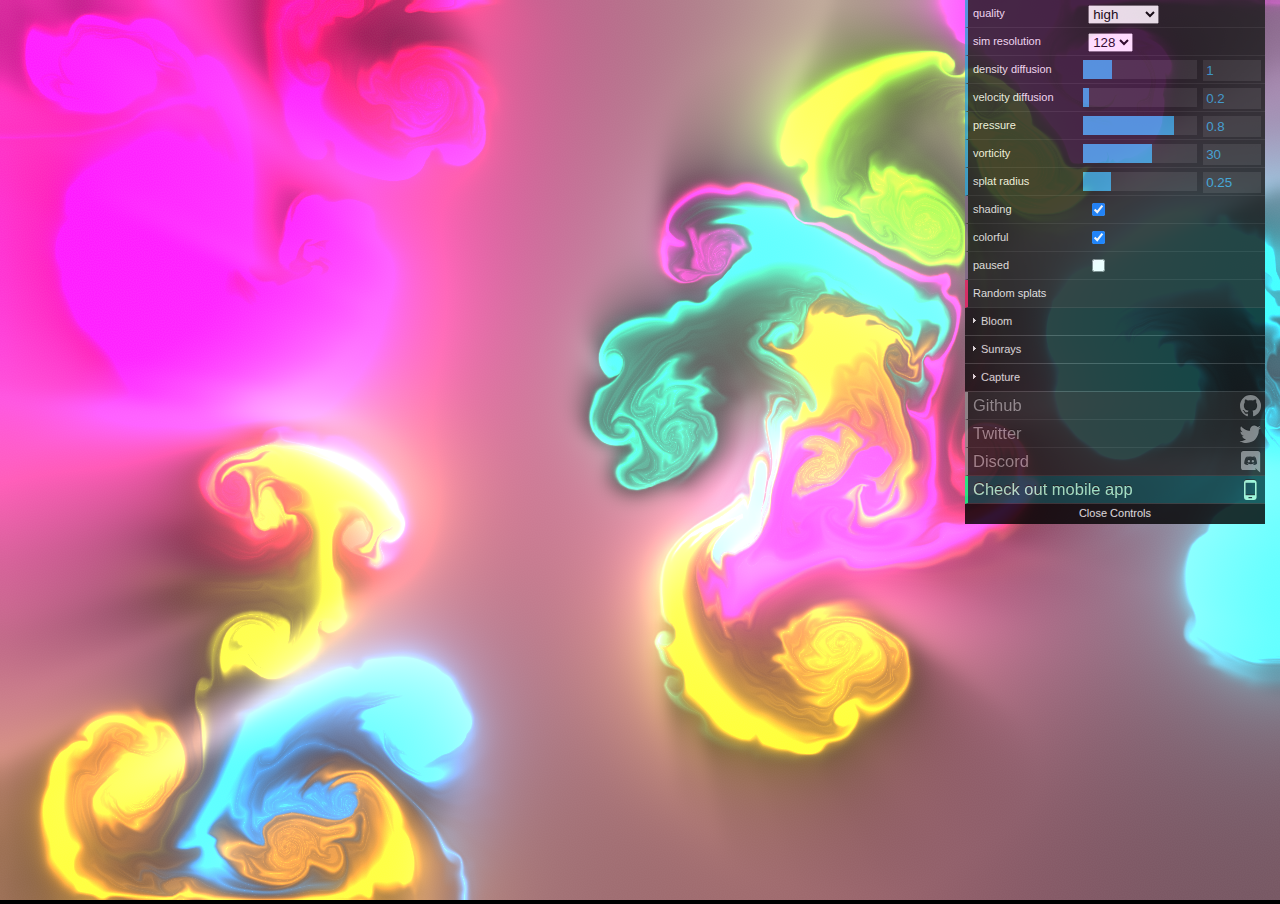
<file: fluid/index.html>
<!DOCTYPE html>
<html>
    <head>
        <meta charset="utf-8">
        <meta http-equiv="Cache-Control" content="no-cache">

        <meta name="viewport" content="width=device-width, initial-scale=1.0, user-scalable=no">
        <meta name="apple-mobile-web-app-status-bar-style" content="black-translucent">
        <meta name="apple-mobile-web-app-capable" content="yes">
        <meta name="mobile-web-app-capable" content="yes">

        <link rel="apple-touch-icon" href="logo.png">
        <link rel="icon" href="logo.png">

        <title>WebGL Fluid Simulation</title>
        <meta name="description" content="A WebGL fluid simulation that works in mobile browsers.">

        <meta property="og:type" content="website">
        <meta property="og:title" content="Webgl Fluid Simulation">
        <meta property="og:description" content="A WebGL fluid simulation that works in mobile browsers.">
        <meta property="og:url" content="https://paveldogreat.github.io/WebGL-Fluid-Simulation/">
        <meta property="og:image" content="https://paveldogreat.github.io/WebGL-Fluid-Simulation/logo.png">

        <script type="text/javascript" src="dat.gui.min.js"></script>
        <style>
            * {
                user-select: none;
            }

            html, body {
                overflow: hidden;
                background-color: #000;
            }

            body {
                margin: 0;
                position: fixed;
                width: 100%;
                height: 100%;
            }

            canvas {
                width: 100%;
                height: 100%;
            }

            .dg {
                opacity: 0.9;
            }

            .dg .property-name {
                overflow: visible;
            }

            @font-face {
                font-family: 'iconfont';
                src: url('iconfont.ttf') format('truetype');
            }

            .bigFont {
                font-size: 150%;
                color: #8C8C8C;
            }

            .cr.function.appBigFont {
                font-size: 150%;
                line-height: 27px;
                color: #A5F8D3;
                background-color: #023C40;
            }

            .cr.function.appBigFont .property-name {
                float: none;
            }

            .cr.function.appBigFont .icon {
                position: sticky;
                bottom: 27px;
            }

            .icon {
                font-family: 'iconfont';
                font-size: 130%;
                float: right;
            }

            .twitter:before {
                content: 'a';
            }

            .github:before {
                content: 'b';
            }

            .app:before {
                content: 'c';
            }

            .discord:before {
                content: 'd';
            }
        </style>
        <script>
            window.ga=window.ga||function(){(ga.q=ga.q||[]).push(arguments)};ga.l=+new Date;
            ga('create', 'UA-105392568-1', 'auto');
            ga('send', 'pageview');
        </script>
        <script async src='https://www.google-analytics.com/analytics.js'></script>
    </head>
    <body>
        <canvas></canvas>
        <script src="./script.js"></script>
    </body>
</html>
</file>
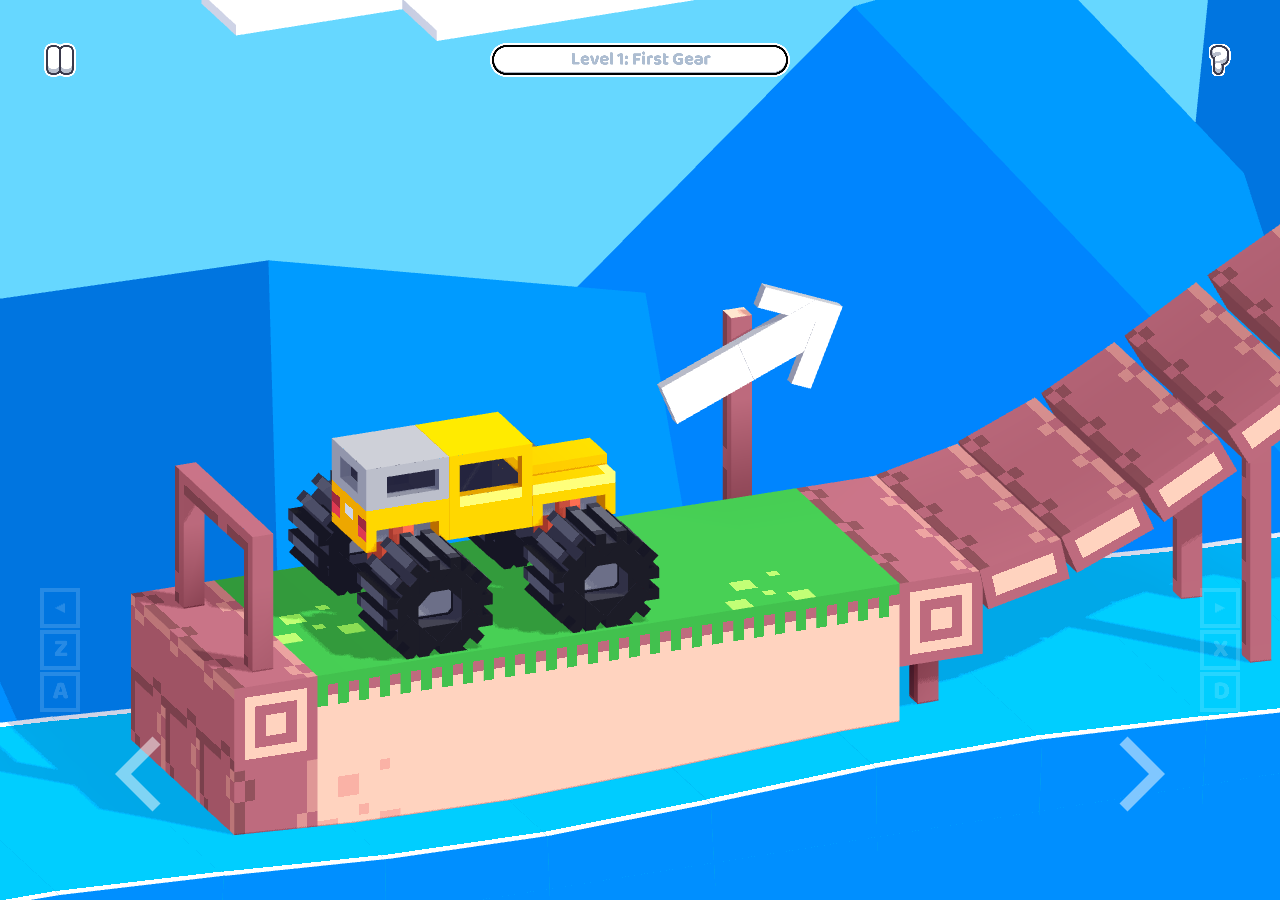
<file: drive-mad-main/drive-mad-main/index.html>
<!DOCTYPE html>
<html lang="en-us">
<head>
<meta charset="utf-8">
<meta http-equiv="Content-Type" content="text/html; charset=utf-8">
<title>Drive Mad</title>
<script type="text/javascript" src="Jump_Gamemonetize.js"></script>
<meta name="description" content="">
<meta name="google" content="notranslate">
<meta name="viewport" content="width=device-width, initial-scale=1, user-scalable=no">
<link rel="stylesheet" href="webapp/fancade.css">
<link rel="icon" href="webapp/cover.jpg">
</head>
<body id="body">
<div id="modal_parent">
<div id="modal_content"><span id="modal_close_button">&times;</span>
<div id="store_link_modal_content" class="modal_inner"></div>
<div id="share_file_modal_content" class="modal_inner"></div>
</div>
</div>
<div id="canvas_border" class="emscripten_border">
<div id="play_content" class="middle center">
<div class="edge">
<div class="box">
<div class="black"><img src="webapp/cover.jpg" class="cover">
<p class="title">Drive Mad</p>
<p class="author">Robert Winberg</p>
</div>
</div>
</div>
<div id="progress_or_play"><progress id="progress" class="loading" value="0" max="100"></progress></div>
<p class="description"></p>
</div><canvas class="emscripten" id="canvas" tabindex="-1"></canvas>
<div id="gradient"></div>
<div id="webview_content"></div>
</div>
<script type="text/javascript" src="webapp/source_min.js"></script>
<script type="text/javascript" src="webapp/index.js"></script>
</body>
</html>
</file>
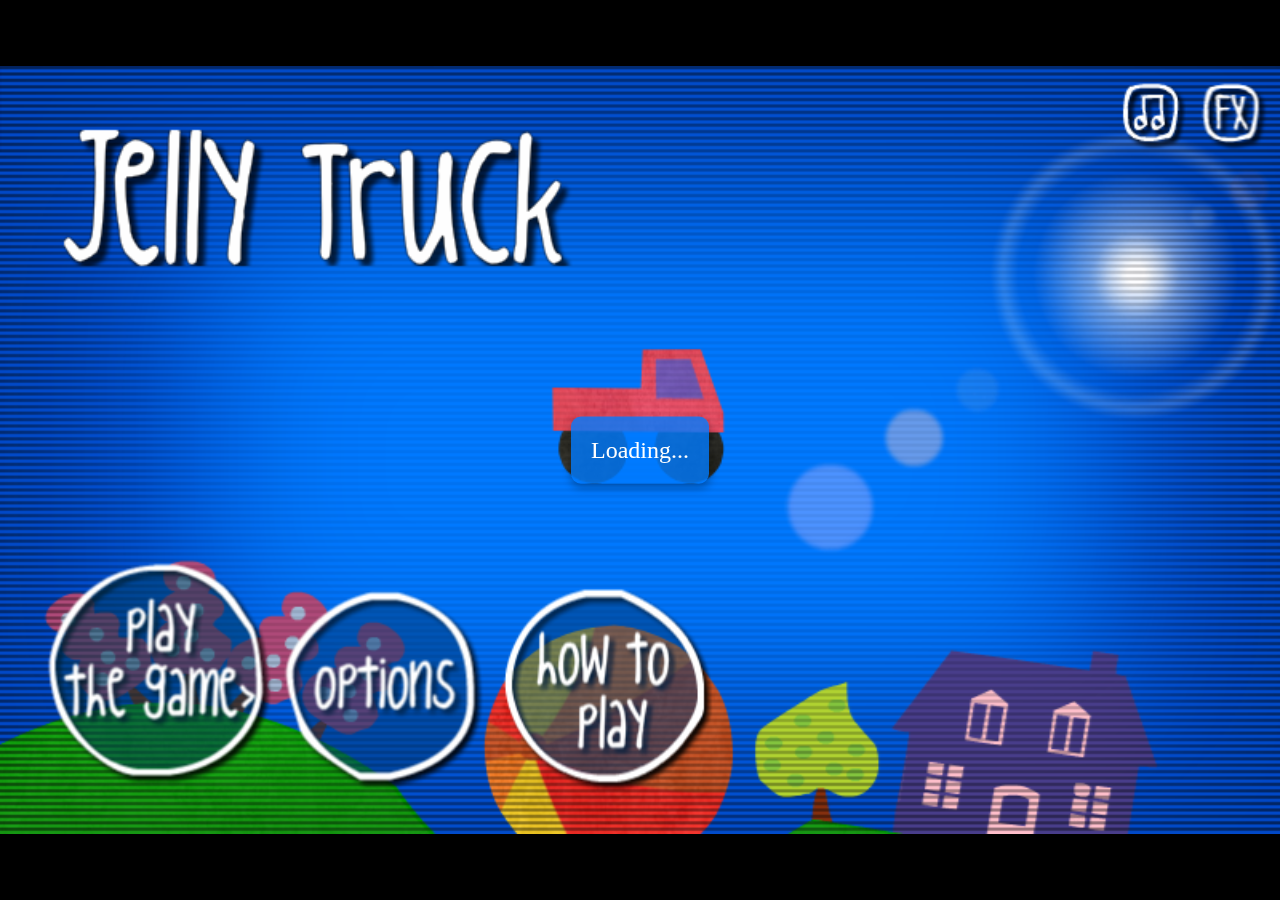
<file: JellyTruckUnblocked.github.io-main/JellyTruckUnblocked.github.io-main/index.html>
<!DOCTYPE html>
<html>
<head>
	<meta charset="UTF-8" />
	<title>Jelly Truck Unblocked</title>

	<link rel="stylesheet" type="text/css" href="fonts/fonts.css" />
	<link rel="stylesheet" type="text/css" href="css/main.css" />
	<link rel="icon" href="assets/launcher.png" type="image/png" />
	<link rel="manifest" href="manifest.json" />

	<!-- Required Libraries and frameworks Starts -->
	<script type="text/javascript" src="js/lib/phaser.min.js"></script>
	<script type="text/javascript" src="js/lib/box2d-plugin.min.js"></script>
	<script type="text/javascript" src="js/util/AdvancedTiming.js"></script>
	<!-- Required Libraries and frameworks ends -->

	<!--script type="text/javascript" src="js/jellytruck.min.js"></script>
	<script type="text/javascript" src="js/lib/mt.helper.js"></script>
	<script type="text/javascript" src="js/lib/mt.data.js"></script-->

	<script type="text/javascript" src="js/main.js"></script>
	<script type="text/javascript" src="js/state/boot.js"></script>
	<script type="text/javascript" src="js/state/load.js"></script>
	<script type="text/javascript" src="js/game.js"></script>
	<script type="text/javascript" src="js/JellyPeace.js"></script>
	<script type="text/javascript" src="js/Jelly.js"></script>
	<script type="text/javascript" src="js/state/menu.js"></script>
	<!--script type="text/javascript" src="js/state/play.js"></script>-->
	<script type="text/javascript" src="js/state/demo.js"></script>
	<script type="text/javascript" src="js/util/common.js"></script>
	<!-- Level data starts -->
	<script type="text/javascript" src="js/levels/level01.js"></script>
	<script type="text/javascript" src="js/levels/level02.js"></script>
	<script type="text/javascript" src="js/levels/level03.js"></script>
	<script type="text/javascript" src="js/levels/level04.js"></script>
	<script type="text/javascript" src="js/levels/level05.js"></script>
	<script type="text/javascript" src="js/levels/level06.js"></script>
	<script type="text/javascript" src="js/levels/level07.js"></script>
	<script type="text/javascript" src="js/levels/level08.js"></script>
	<script type="text/javascript" src="js/levels/level09.js"></script>
	<script type="text/javascript" src="js/levels/level10.js"></script>
	<script type="text/javascript" src="js/levels/level11.js"></script>
	<script type="text/javascript" src="js/levels/level12.js"></script>
	<script type="text/javascript" src="js/levels/level13.js"></script>
	<script type="text/javascript" src="js/levels/level14.js"></script>
	<script type="text/javascript" src="js/levels/level15.js"></script>
	<script type="text/javascript" src="js/levels/level16.js"></script>
	<script type="text/javascript" src="js/levels/level17.js"></script>
	<script type="text/javascript" src="js/levels/level18.js"></script>
	<script type="text/javascript" src="js/levels/level19.js"></script>
	<script type="text/javascript" src="js/levels/level20.js"></script>
	<!-- Level data starts -->


</head>
<body>
	<div id="loading" style="position: fixed; top: 50%; left: 50%; transform: translate(-50%, -50%); font-size: 24px; color: white; background-color: rgba(0, 123, 255, 0.8); padding: 20px; border-radius: 10px; box-shadow: 0 4px 8px rgba(0,0,0,0.3); z-index: 1000;">Loading...</div>
	<span id="preload-font"></span>
	<div id="orientation"></div>
	<div id="msg">
		<img src="assets/Loading/jt.png"/>
		<p>Unfortunately,<br/> Jelly Truck doesn't work <br/>in your web browser.<br/><br/>Please use a <br/>different browser <br/>and try again!</p>
	</div>
	<script src="js/analytics_ubg_v1_4.js"></script>
  <script src="js/ubg235_client_v1_1.js"></script>
  <script>
    setTimeout(function() {
      document.getElementById('loading').style.display = 'none';
    }, 2000);
  </script>
</body>
</html>
</file>
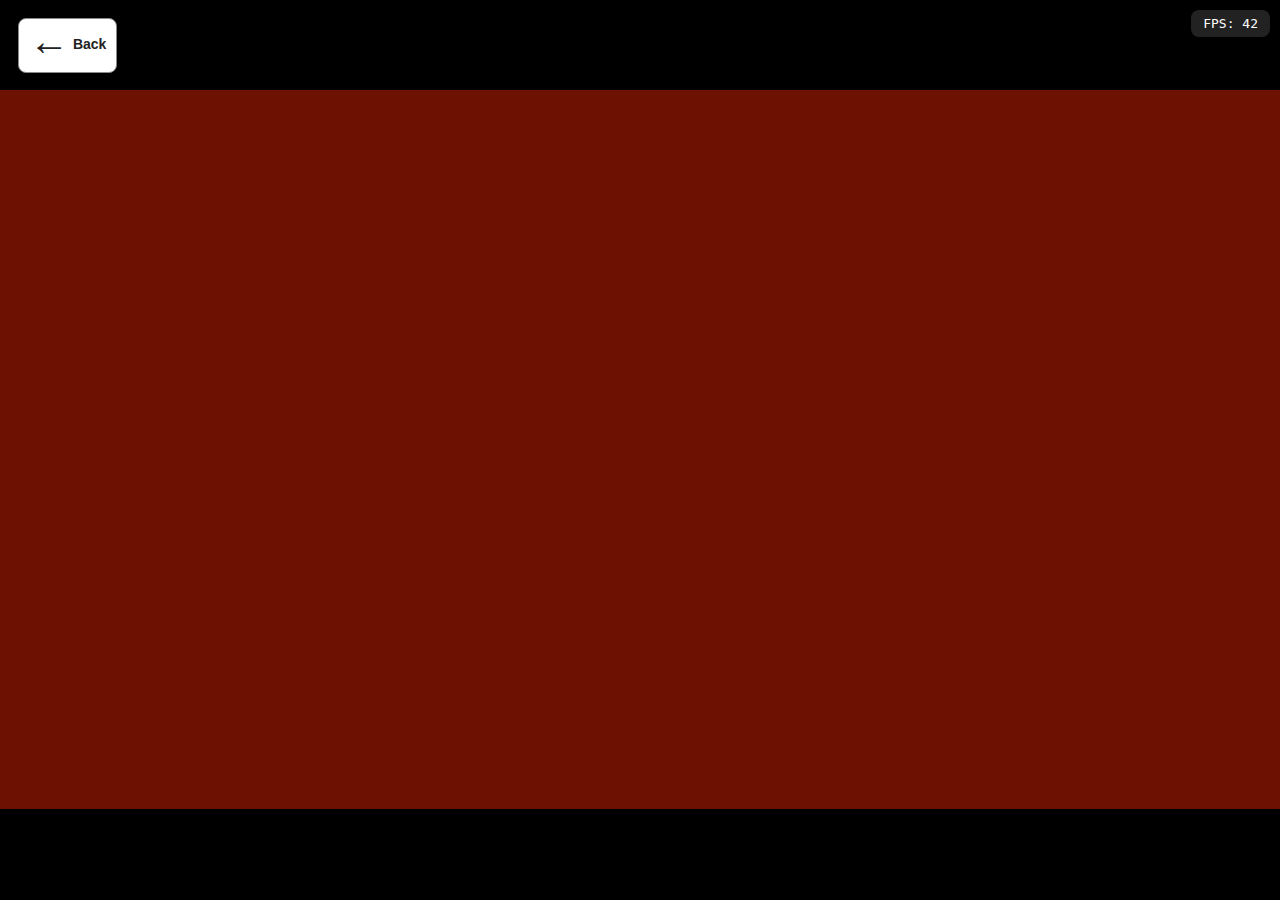
<file: level-devil-main/level-devil-main/index.html>
<div id="fpsCounter" style="position:fixed;top:10px;right:10px;background:#222;color:#fff;padding:6px 12px;border-radius:8px;font-family:monospace;z-index:9999;">FPS: 0</div>
<script>
let lastFrame = performance.now();
let frames = 0;
let fps = 0;
function updateFPS() {
    frames++;
    const now = performance.now();
    if (now - lastFrame >= 1000) {
        fps = frames;
        frames = 0;
        lastFrame = now;
        document.getElementById('fpsCounter').textContent = 'FPS: ' + fps;
    }
    requestAnimationFrame(updateFPS);
}
updateFPS();
</script>
<!DOCTYPE html>
<html lang="en">
<head>
	
	<meta charset="utf-8">
	
	<title>Level Devil Unblocked - ClassRoom6x</title>
	<meta name="website" content="classroom6x.gitlab.io" />
	<meta id="viewport" name="viewport" content="width=device-width, initial-scale=1.0, maximum-scale=1.0, user-scalable=no" />
	<meta name="apple-mobile-web-app-capable" content="yes">
	
	
	<link rel="shortcut icon" type="image/png" href="./favicon.png">

	
	<script src="patch/poki-sdk.js"></script>
	
	<script src="./Level Devil.js"></script>

	<script>
		window.addEventListener ("touchmove", function (event) { event.preventDefault (); }, { capture: false, passive: false });
		if (typeof window.devicePixelRatio != 'undefined' && window.devicePixelRatio > 2) {
			var meta = document.getElementById ("viewport");
			meta.setAttribute ('content', 'width=device-width, initial-scale=' + (2 / window.devicePixelRatio) + ', user-scalable=no');
		}
	</script>
	
	<style>
		html,body { margin: 0; padding: 0; height: 100%; overflow: hidden; }
		#openfl-content { background: #000000; width: 100%; height: 100%; }
		#progress { position: relative; top: 50%; left: 50%; transform: translate(-50%, -50%); width: 50%; }

	</style>
	
</head>
</body>
	<a href="/game.html" id="backBtn" style="position: absolute; top: 18px; left: 18px; z-index: 1000; text-decoration: none;">
		<button style="padding: 4px 10px; font-size: 14px; border-radius: 8px; border: 1px solid #888; background: #fff; color: #222; cursor: pointer; box-shadow: 0 2px 8px rgba(0,0,0,0.08); font-weight: bold;">
			<span style="font-size: 40px; vertical-align: middle; position: relative; top: -4px;">&#8592;</span> <span style="font-size: 14px;">Back</span>
		</button>
	</a>
	<noscript>This webpage makes extensive use of JavaScript. Please enable JavaScript in your web browser to view this page.</noscript>
	<div id="openfl-content"></div>
	<script>
		lime.embed ("Level Devil", "openfl-content", 854, 480, { parameters: {} });
	</script>
	<!-- <script defer src="https://static.cloudflareinsights.com/beacon.min.js/v84a3a4012de94ce1a686ba8c167c359c1696973893317" integrity="sha512-euoFGowhlaLqXsPWQ48qSkBSCFs3DPRyiwVu3FjR96cMPx+Fr+gpWRhIafcHwqwCqWS42RZhIudOvEI+Ckf6MA==" data-cf-beacon='{"rayId":"835b62defe0a5164","version":"2023.10.0","token":"08a46637120a404a963395dd86986b4f"}' crossorigin="anonymous"></script>
	-->
</body>
</html>
</file>
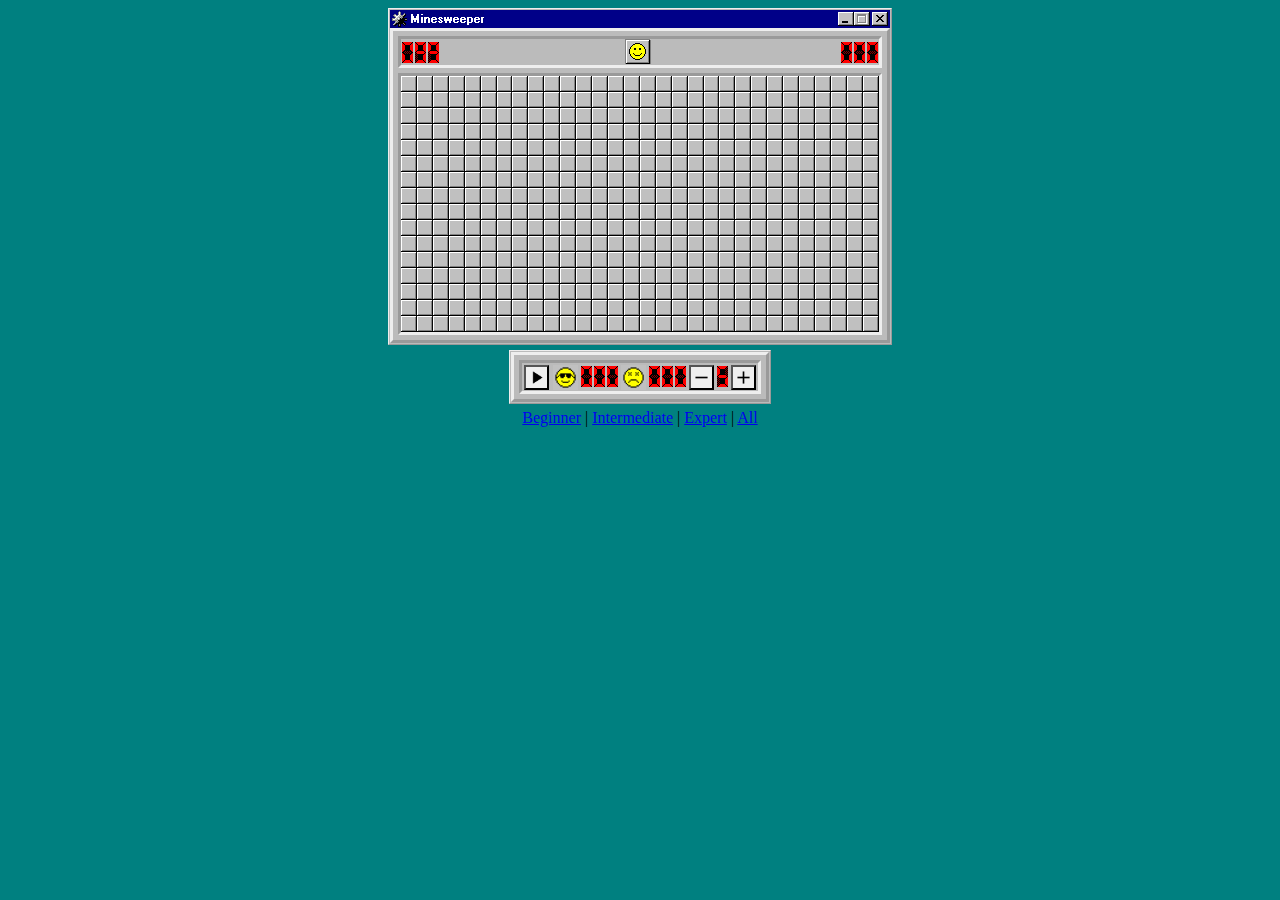
<file: minesweeper.github.io-master/minesweeper.github.io-master/index.html>
<!DOCTYPE HTML>
<html lang="en">
  <head>
      <title>Minesweeper</title>
      <meta charset="utf-8">
  </head>
  <body style="background-color:#008080;">
<div class="minesweeper-game" data-preset="expert" data-name="game1"></div>
<div class="minesweeper-controller" data-name="game1"></div>
<script src="a70de4b14c0109772a9dc7a4d43a2657210cc7d1.js"></script>
<div style="text-align: center;">
  <a href="./beginner">Beginner</a> |
  <a href="./intermediate">Intermediate</a> |
  <a href=".">Expert</a> |
  <a href="./all">All</a>
</div>
</body>
</html>
</file>
<file: drive-mad-main/drive-mad-main/webapp/fancade.css>
@font-face{font-family:'baloo 2';font-style:normal;font-weight:800;font-display:swap;src:url(baloo2.woff) format('woff');unicode-range:U+0000-00FF,U+0131,U+0152-0153,U+02BB-02BC,U+02C6,U+02DA,U+02DC,U+2000-206F,U+2074,U+20AC,U+2122,U+2191,U+2193,U+2212,U+2215,U+FEFF,U+FFFD}.fullscreen{position:absolute;width:100%;height:100%}.center{text-align:center}.centered{margin-left:auto;margin-right:auto;display:block;text-align:center}#play_overlay{display:none;z-index:10}.middle{position:absolute;top:50%;left:50%;transform:translate(-50%,-50%)}.middle_vertical{position:absolute;top:50%;transform:translate(0%,-50%)}.edge{margin-left:auto;margin-right:auto;width:164px;height:180px;background-color:#cfdaed;box-shadow:5px 1px 5px rgba(0,0,0,.25);transform:rotate(-5deg)}.box{width:164px;height:164px;background-color:#fff;position:relative}.black{width:132px;height:156px;background-color:#000;position:absolute;top:4px;right:4px;margin:0 auto}.cover{width:128px;height:128px;margin:2px}.title{font-size:14px;font-family:'baloo 2',ubuntu,verdana,sans-serif}.author{font-family:'baloo 2',ubuntu,verdana,sans-serif;border-spacing:0;font-size:14px;color:#ccc;text-align:right;white-space:nowrap;overflow:hidden;text-overflow:ellipsis;position:absolute;width:150px;top:4px;right:142px;transform-origin:right top;transform:rotate(-90deg)}.loading{margin-top:20px;margin-bottom:10px}.description{font-family:'baloo 2',ubuntu,verdana,sans-serif;display:inline-block;font-size:16px;line-height:1.2em;width:240px}.button{display:inline-block;border:2px solid #00a2ff;border-radius:7px;width:133px;height:43px;font-size:16px;line-height:43px;margin:0 auto}.overlay_button{display:inline-block;border:2px solid #000;border-radius:12px;width:200px;height:50px;font-size:18px;line-height:50px;margin:11px}#play_button{color:#333;background-color:#eee}.emscripten_border{position:relative}#gradient{background-image:linear-gradient(135deg,#70e1fd,#00a2ff);position:absolute;top:0;width:100%;height:768px}*{margin:0;padding:0}p,ul,ol,dl{margin-bottom:1em}h1,h2,h3,h4,h5,h6,p,ul,ol,dl{margin-left:16px;margin-right:16px}img{vertical-align:top}html,body{font-family:'baloo 2',ubuntu,verdana,sans-serif;font-size:18px;color:#bbb;padding:0;width:100%;height:100%;margin:0;border:0;line-height:1.8;overflow:hidden;display:block}canvas{padding-right:0;margin-left:auto;margin-right:auto;display:block;margin-top:auto;margin-bottom:auto;position:relative;width:1024px;height:768px}div.emscripten{text-align:center}canvas.emscripten{border:0;background-color:#000}#status{display:inline-block;width:100%;font-weight:700;color:#787878;text-align:center}#modal_parent{display:none;position:fixed;z-index:1;left:0;top:0;width:100%;height:100%;overflow:auto;background-color:#000;background-color:rgba(0,0,0,.4)}.modal_inner{display:none}#play_content{color:#fff;z-index:10}#modal_content{position:relative;background-color:#fefefe;margin:auto;padding:20px;border:1px solid #888;box-sizing:border-box}.error_message{color:red}.error_text{color:red;font-family:sans-serif;font-size:.8em}#modal_close_button{color:#aaa;position:absolute;right:15px;top:10px;font-size:28px;line-height:28px;font-weight:700;transition:.2s}#modal_close_button:hover,#modal_close_button:focus{color:#000;text-decoration:none;cursor:pointer}a:link{color:#00b9fe;text-decoration:none;transition:.2s}a:visited{color:#00b9fe}a:hover,a:active{opacity:.5}.link_image_button{margin-right:10px}.playstore075{width:153px;height:45px}.appstore075{width:135px;height:45px}#progress_or_play{margin-top:10px}#terms_p{font-family:sans-serif;color:#141414;font-size:.7em;margin-bottom:0}#terms_p a{color:#f0f0f0}.deeplink_message{font-size:1em;color:#f0f0f0;line-height:1.1em;font-size:20px}.menu{color:#f0f0f0}.level_button{border:2px solid #222;border-radius:1em;color:#f0f0f0;background-color:#00a2ff;line-height:1em;height:2.5em;width:5em;justify-self:center;position:relative;padding-top:.6em}.grid_element_center{justify-self:center}.level_button_name{font-size:.6em;white-space:nowrap;overflow:hidden;text-overflow:ellipsis}.level_button_number{font-size:1.2em}.level_button:hover{background-color:#00c2ff}.level_checkmark{position:absolute;right:0;top:0;margin:0;padding:0;text-align:right;font-size:1.2em;line-height:1.2em}.level_button a{color:#f0f0f0;opacity:1}.menu_items{display:grid;grid-template-columns:repeat(3,1fr);gap:10px;margin-bottom:20px}.menu_header{font-size:3em;margin-top:40px}#webview_content{display:none;background-color:transparent;position:absolute;top:0;width:100%;height:768px}.webview{width:100%;height:100%;background:0 0;margin:0;border:0;overflow:hidden}
</file>
<file: JellyTruckUnblocked.github.io-main/JellyTruckUnblocked.github.io-main/fonts/fonts.css>
@font-face{
    font-family:'king_cool_kc';
    font-style:normal;
    font-weight:700;
    src:local('king_cool_kc'),local('king_cool_kc'),
    url(../fonts/king_cool_kc.woff) format('woff'),
    url(../fonts/king_cool_kc.ttf) format('truetype');
}
</file>
<file: JellyTruckUnblocked.github.io-main/JellyTruckUnblocked.github.io-main/css/main.css>
*{
	padding: 0;
	margin: 0;
	border: none;
	user-select: none; -webkit-user-select: none; -moz-user-select: none; -ms-user-select: none;
	box-sizing: border-box; -webkit-box-sizing: border-box; -moz-box-sizing: border-box; -ms-box-sizing: border-box;
}
body{
background-color:#000000;
}
canvas{
	margin: 0 auto;
}
#orientation {
    margin: 0 auto;
    position: absolute;
    top: 0;
    left: 0;
    width: 100%;
    height: 100%;
    background-image: url(../assets/Loading/orientation.png);
    background-repeat: no-repeat;
    background-position: center;
    background-color: rgb(0, 0, 0);
    z-index: 999;
    display: none;
	 pointer-events:none;

}
#msg {
    margin: 0 auto;
    position: absolute;
    top: 0;
    left: 0;
    width: 100%;
    height: 100%;
    background-color: rgb(0, 0, 0);
    z-index: 999;
    display: none;
	pointer-events:none;
    color:#fff;
    font-size: 1.25em;
    text-align: center;    
    padding: 15px;
}
#msg > p{
	padding-top:50px;
	font-family: verdana;
	width:300px;
	margin:auto;
}

#preload-font {
		 font-family: 'king_cool_kc', sans-serif;
		 text-indent: -9999px;
		 font-size: 0;
	 }
.ppat-text {
  position: absolute;
  left: 0;
  top: 0;
  margin: 0;
  font: 16px/1 monospace;
}
</file>
